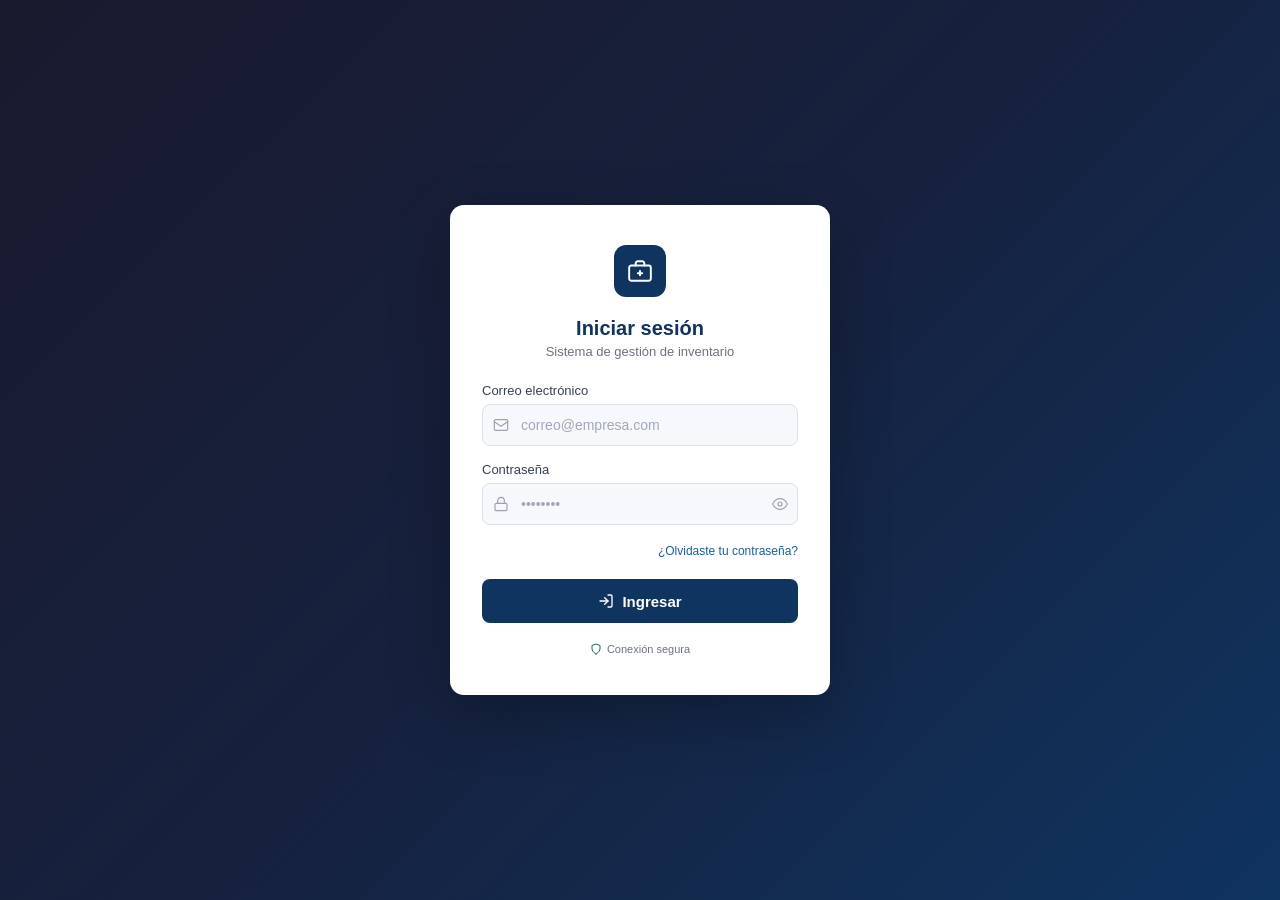
<file: login.html>
<!DOCTYPE html>
<html lang="es">
<head>
  <meta charset="UTF-8">
  <title>Login Inventario</title>
  <link rel="stylesheet" href="login.css">
</head>
<body>

<div class="login-container">

  <!-- Ícono superior -->
  <div class="logo-wrap">
    <div class="logo-icon">
      <svg width="26" height="26" viewBox="0 0 24 24" fill="none" stroke="#ffffff"
        stroke-width="1.8" stroke-linecap="round" stroke-linejoin="round">
        <rect x="2" y="7" width="20" height="14" rx="2"/>
        <path d="M16 7V5a2 2 0 0 0-2-2h-4a2 2 0 0 0-2 2v2"/>
        <line x1="12" y1="12" x2="12" y2="16"/>
        <line x1="10" y1="14" x2="14" y2="14"/>
      </svg>
    </div>
  </div>

  <h2>Iniciar sesión</h2>
  <p class="subtitle">Sistema de gestión de inventario</p>

  <!-- Campo email -->
  <div class="field">
    <label for="email">Correo electrónico</label>
    <div class="input-wrap">
      <svg viewBox="0 0 24 24" fill="none" stroke="currentColor"
        stroke-width="1.8" stroke-linecap="round" stroke-linejoin="round">
        <rect x="2" y="4" width="20" height="16" rx="2"/>
        <path d="M22 7l-10 7L2 7"/>
      </svg>
      <input type="email" id="email" placeholder="correo@empresa.com">
    </div>
  </div>

  <!-- Campo contraseña -->
  <div class="field">
    <label for="password">Contraseña</label>
    <div class="input-wrap">
      <svg viewBox="0 0 24 24" fill="none" stroke="currentColor"
        stroke-width="1.8" stroke-linecap="round" stroke-linejoin="round">
        <rect x="3" y="11" width="18" height="11" rx="2"/>
        <path d="M7 11V7a5 5 0 0 1 10 0v4"/>
      </svg>
      <input type="password" id="password" placeholder="••••••••">
      <button type="button" class="toggle-btn" onclick="togglePass()">
        <svg id="eye-icon" viewBox="0 0 24 24" fill="none" stroke="currentColor"
          stroke-width="1.8" stroke-linecap="round" stroke-linejoin="round">
          <path d="M1 12s4-8 11-8 11 8 11 8-4 8-11 8-11-8-11-8z"/>
          <circle cx="12" cy="12" r="3"/>
        </svg>
      </button>
    </div>
  </div>

  <div class="forgot"><a href="#">¿Olvidaste tu contraseña?</a></div>

  <button class="btn-login" onclick="login()">
    <svg width="16" height="16" viewBox="0 0 24 24" fill="none" stroke="currentColor"
      stroke-width="2" stroke-linecap="round" stroke-linejoin="round">
      <path d="M15 3h4a2 2 0 0 1 2 2v14a2 2 0 0 1-2 2h-4"/>
      <polyline points="10 17 15 12 10 7"/>
      <line x1="15" y1="12" x2="3" y2="12"/>
    </svg>
    Ingresar
  </button>

  <p id="mensaje"></p>

  <!-- Badge seguridad -->
  <div class="badge">
    <svg width="12" height="12" viewBox="0 0 24 24" fill="none" stroke="#0F6E56"
      stroke-width="2" stroke-linecap="round" stroke-linejoin="round">
      <path d="M12 22s8-4 8-10V5l-8-3-8 3v7c0 6 8 10 8 10z"/>
    </svg>
    Conexión segura
  </div>

</div>

<script src="login.js"></script>
<script>
function togglePass() {
  const input = document.getElementById('password');
  const icon = document.getElementById('eye-icon');
  if (input.type === 'password') {
    input.type = 'text';
    icon.innerHTML = `<path d="M17.94 17.94A10.07 10.07 0 0 1 12 20c-7 0-11-8-11-8a18.45 18.45 0 0 1 5.06-5.94M9.9 4.24A9.12 9.12 0 0 1 12 4c7 0 11 8 11 8a18.5 18.5 0 0 1-2.16 3.19m-6.72-1.07a3 3 0 1 1-4.24-4.24"/><line x1="1" y1="1" x2="23" y2="23"/>`;
  } else {
    input.type = 'password';
    icon.innerHTML = `<path d="M1 12s4-8 11-8 11 8 11 8-4 8-11 8-11-8-11-8z"/><circle cx="12" cy="12" r="3"/>`;
  }
}
</script>
</body>
</html>
</file>
<file: login.css>
*, *::before, *::after { box-sizing: border-box; margin: 0; padding: 0; }

body {
  min-height: 100vh;
  display: flex;
  align-items: center;
  justify-content: center;
  background: linear-gradient(135deg, #1a1a2e 0%, #16213e 50%, #0f3460 100%);
  font-family: -apple-system, BlinkMacSystemFont, 'Segoe UI', sans-serif;
}

.login-container {
  background: #ffffff;
  border-radius: 14px;
  padding: 2.5rem 2rem;
  width: 100%;
  max-width: 380px;
  box-shadow: 0 20px 60px rgba(0,0,0,0.25);
  display: flex;
  flex-direction: column;
}

/* Logo */
.logo-wrap {
  display: flex;
  justify-content: center;
  margin-bottom: 1.25rem;
}
.logo-icon {
  width: 52px;
  height: 52px;
  background: #0f3460;
  border-radius: 12px;
  display: flex;
  align-items: center;
  justify-content: center;
}

/* Títulos */
.login-container h2 {
  text-align: center;
  font-size: 20px;
  font-weight: 600;
  color: #0f3460;
  margin-bottom: 0.25rem;
}
.subtitle {
  text-align: center;
  font-size: 13px;
  color: #6b7280;
  margin-bottom: 1.5rem;
}

/* Campos */
.field { margin-bottom: 1rem; }
.field label {
  display: block;
  font-size: 13px;
  font-weight: 500;
  color: #374151;
  margin-bottom: 6px;
}
.input-wrap {
  position: relative;
  display: flex;
  align-items: center;
}
.input-wrap > svg {
  position: absolute;
  left: 11px;
  width: 16px;
  height: 16px;
  color: #9ca3af;
  pointer-events: none;
}
.input-wrap input {
  width: 100%;
  height: 42px;
  padding: 0 40px 0 38px;
  font-size: 14px;
  border: 1px solid #dde1e9;
  border-radius: 8px;
  background: #f7f8fb;
  color: #1a1a2e;
  outline: none;
  transition: border-color 0.2s, box-shadow 0.2s, background 0.2s;
}
.input-wrap input::placeholder { color: #a0a8b8; }
.input-wrap input:focus {
  border-color: #0f3460;
  background: #fff;
  box-shadow: 0 0 0 3px rgba(15,52,96,0.12);
}

/* Ojo contraseña */
.toggle-btn {
  position: absolute;
  right: 10px;
  background: none;
  border: none;
  cursor: pointer;
  padding: 0;
  color: #9ca3af;
  display: flex;
  align-items: center;
}
.toggle-btn svg { width: 16px; height: 16px; }

/* Olvidé contraseña */
.forgot { text-align: right; margin-bottom: 1.25rem; }
.forgot a { font-size: 12px; color: #185FA5; text-decoration: none; }
.forgot a:hover { text-decoration: underline; }

/* Botón ingresar */
.btn-login {
  width: 100%;
  height: 44px;
  background: #0f3460;
  color: #fff;
  border: none;
  border-radius: 8px;
  font-size: 15px;
  font-weight: 600;
  cursor: pointer;
  display: flex;
  align-items: center;
  justify-content: center;
  gap: 8px;
  transition: background 0.2s, transform 0.1s;
}
.btn-login:hover  { background: #185FA5; }
.btn-login:active { transform: scale(0.98); }

/* Mensaje */
#mensaje {
  text-align: center;
  font-size: 13px;
  margin-top: 1rem;
  min-height: 20px;
  border-radius: 8px;
  padding: 0;
}
#mensaje.error   { color: #A32D2D; background: #FCEBEB; padding: 8px 12px; }
#mensaje.success { color: #0F6E56; background: #E1F5EE; padding: 8px 12px; }

/* Badge */
.badge {
  display: flex;
  align-items: center;
  justify-content: center;
  gap: 5px;
  margin-top: 1.25rem;
  font-size: 11px;
  color: #6b7280;
}
#mensaje {
    text-align: center;
    font-size: 14px;
    margin-top: 1rem;
    padding: 10px 14px;
    /*border-radius: 8px;*/
    font-weight: 500;
    display: none; /* oculto por defecto */
}

#mensaje.exito {
    display: block;
    background-color: #e6f9f0;
    color: #0eb88d;
    border: 1px solid #9FE1CB;
}

#mensaje.error {
    display: block;
    background-color: #FCEBEB;
    color: #A32D2D;
    border: 1px solid #F7C1C1;
}
</file>
